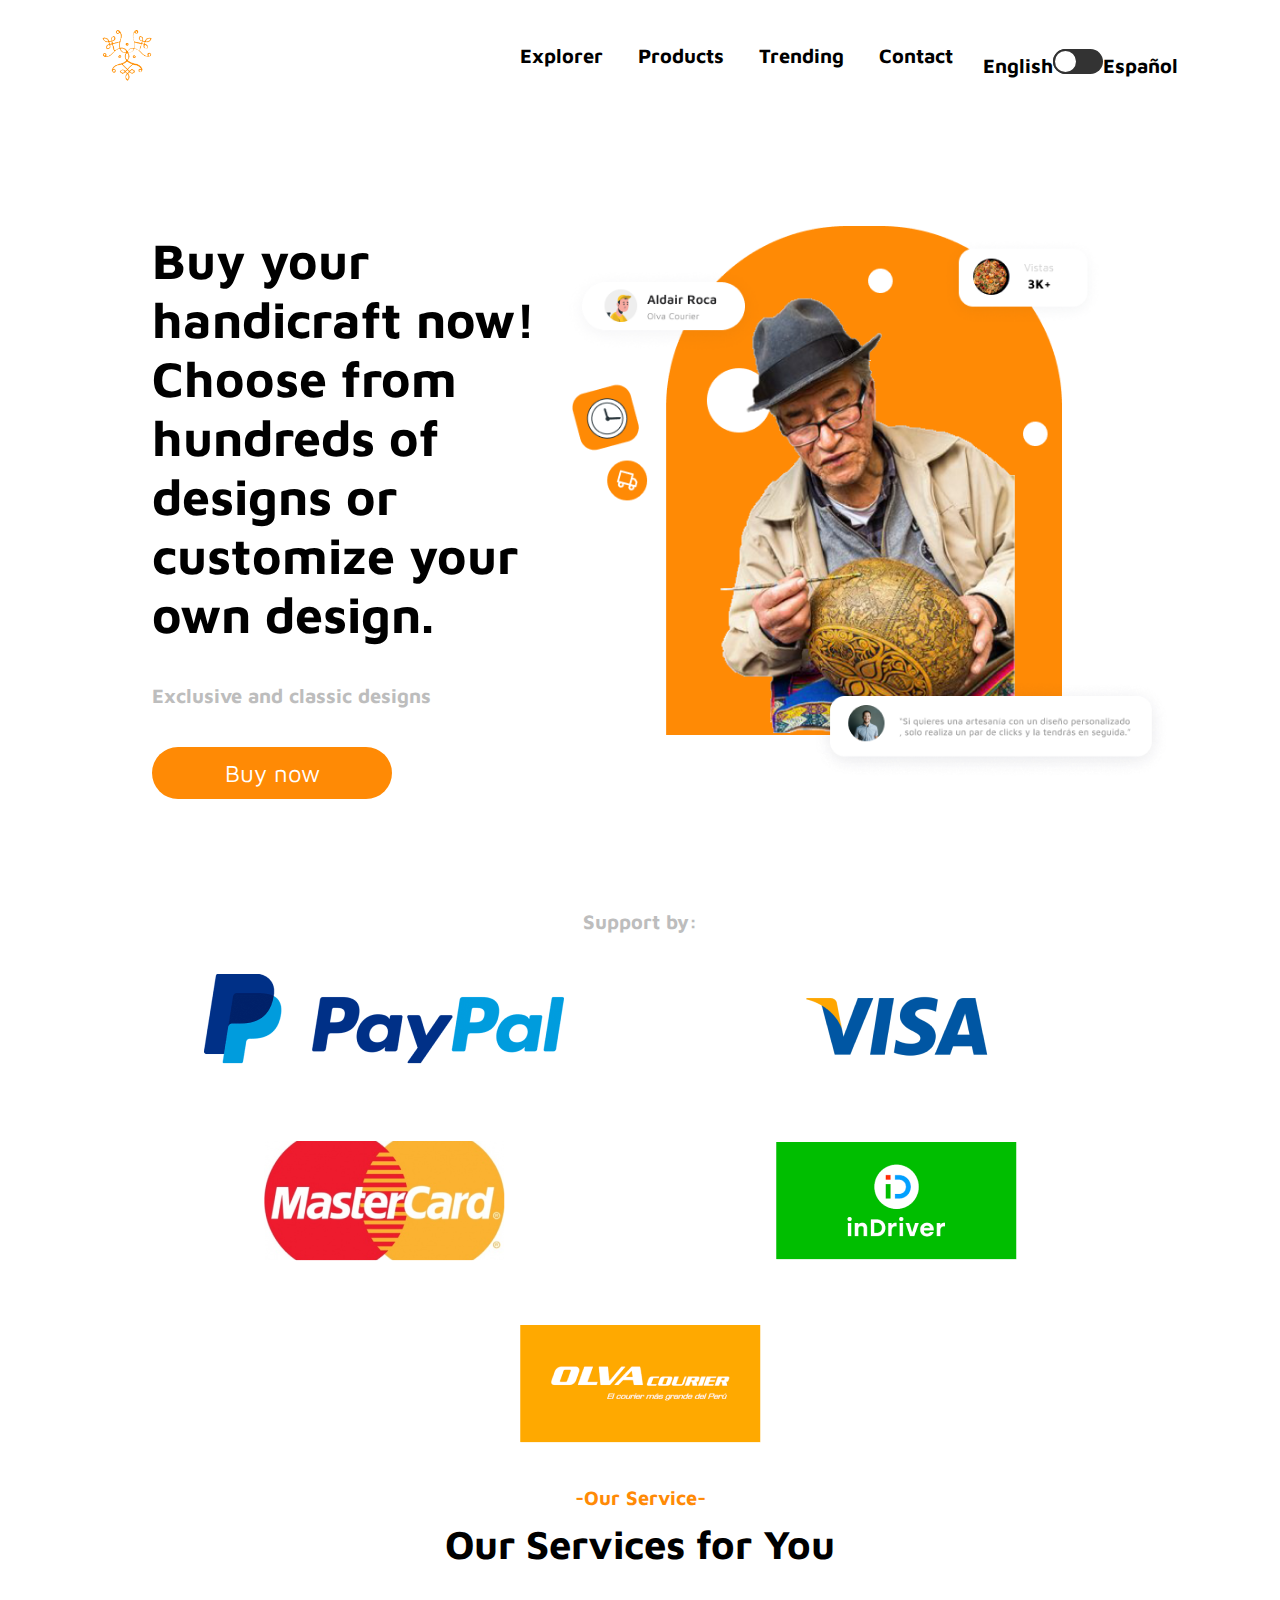
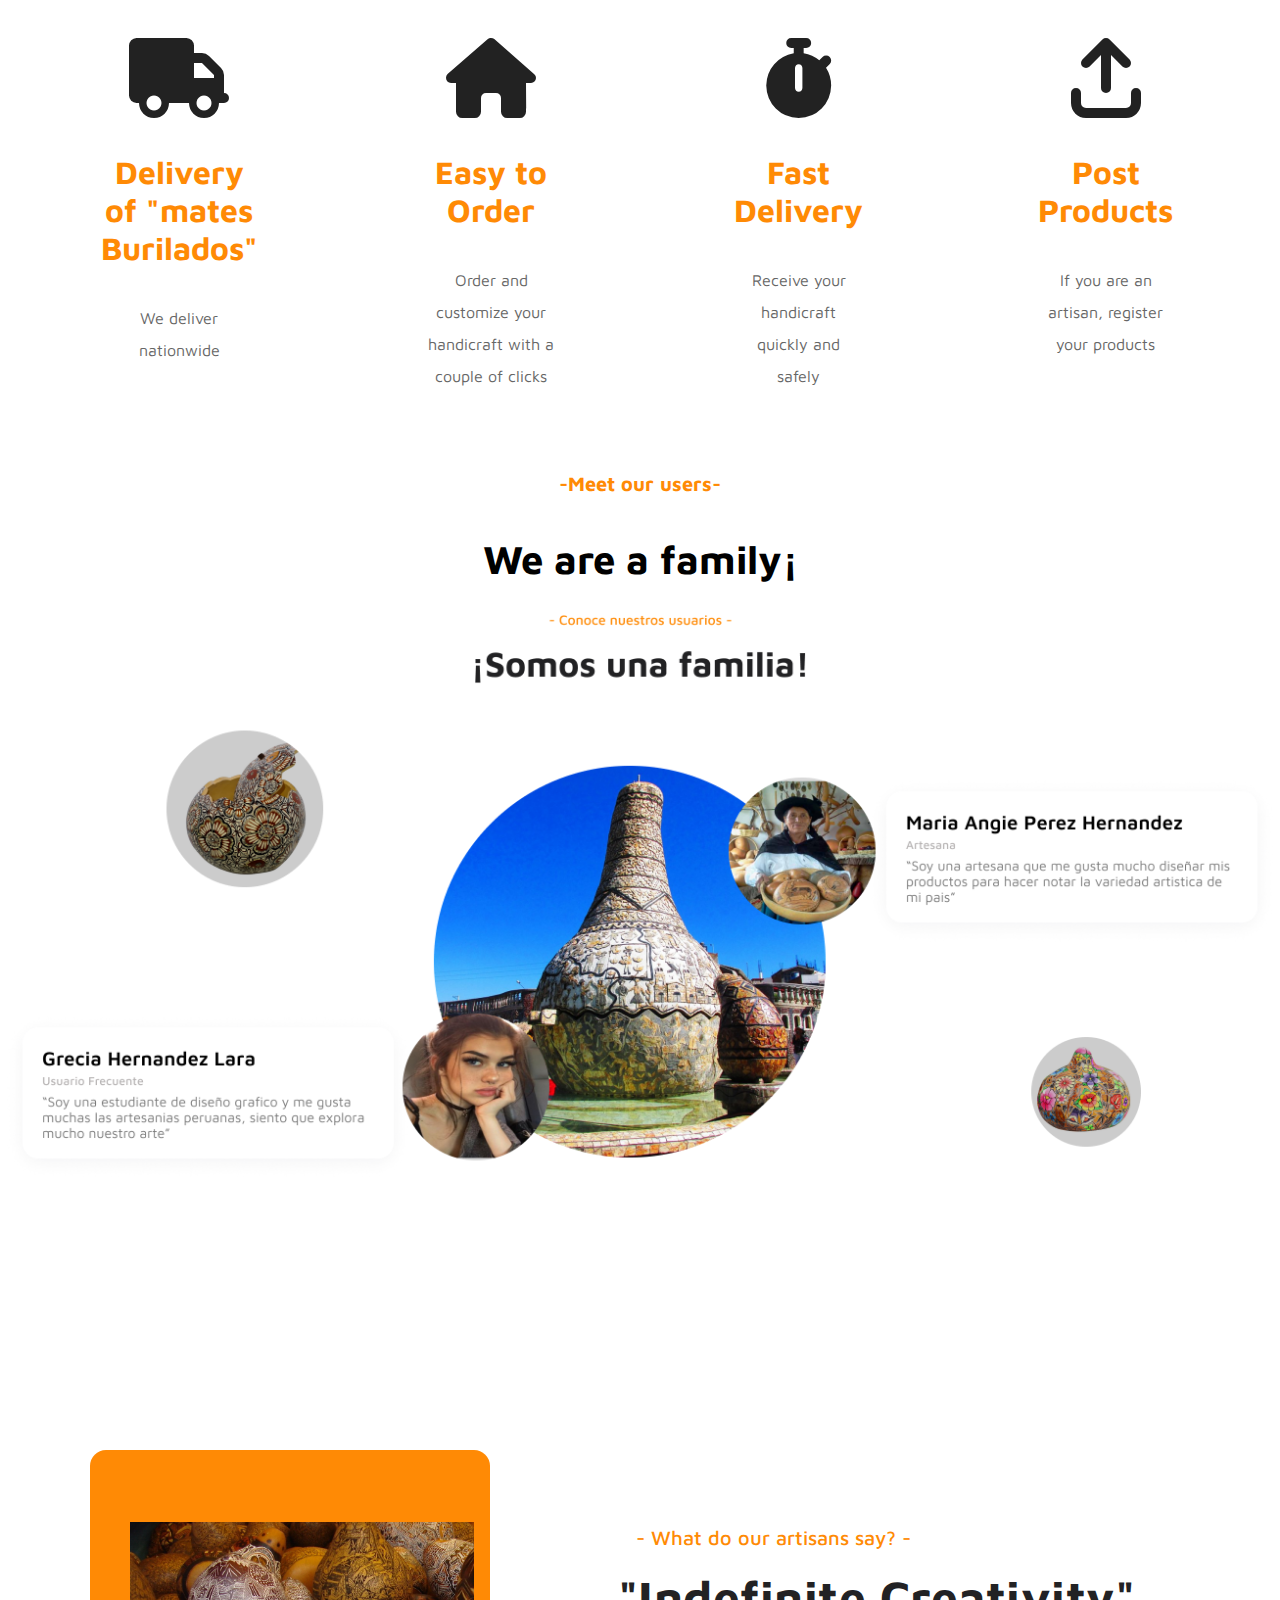
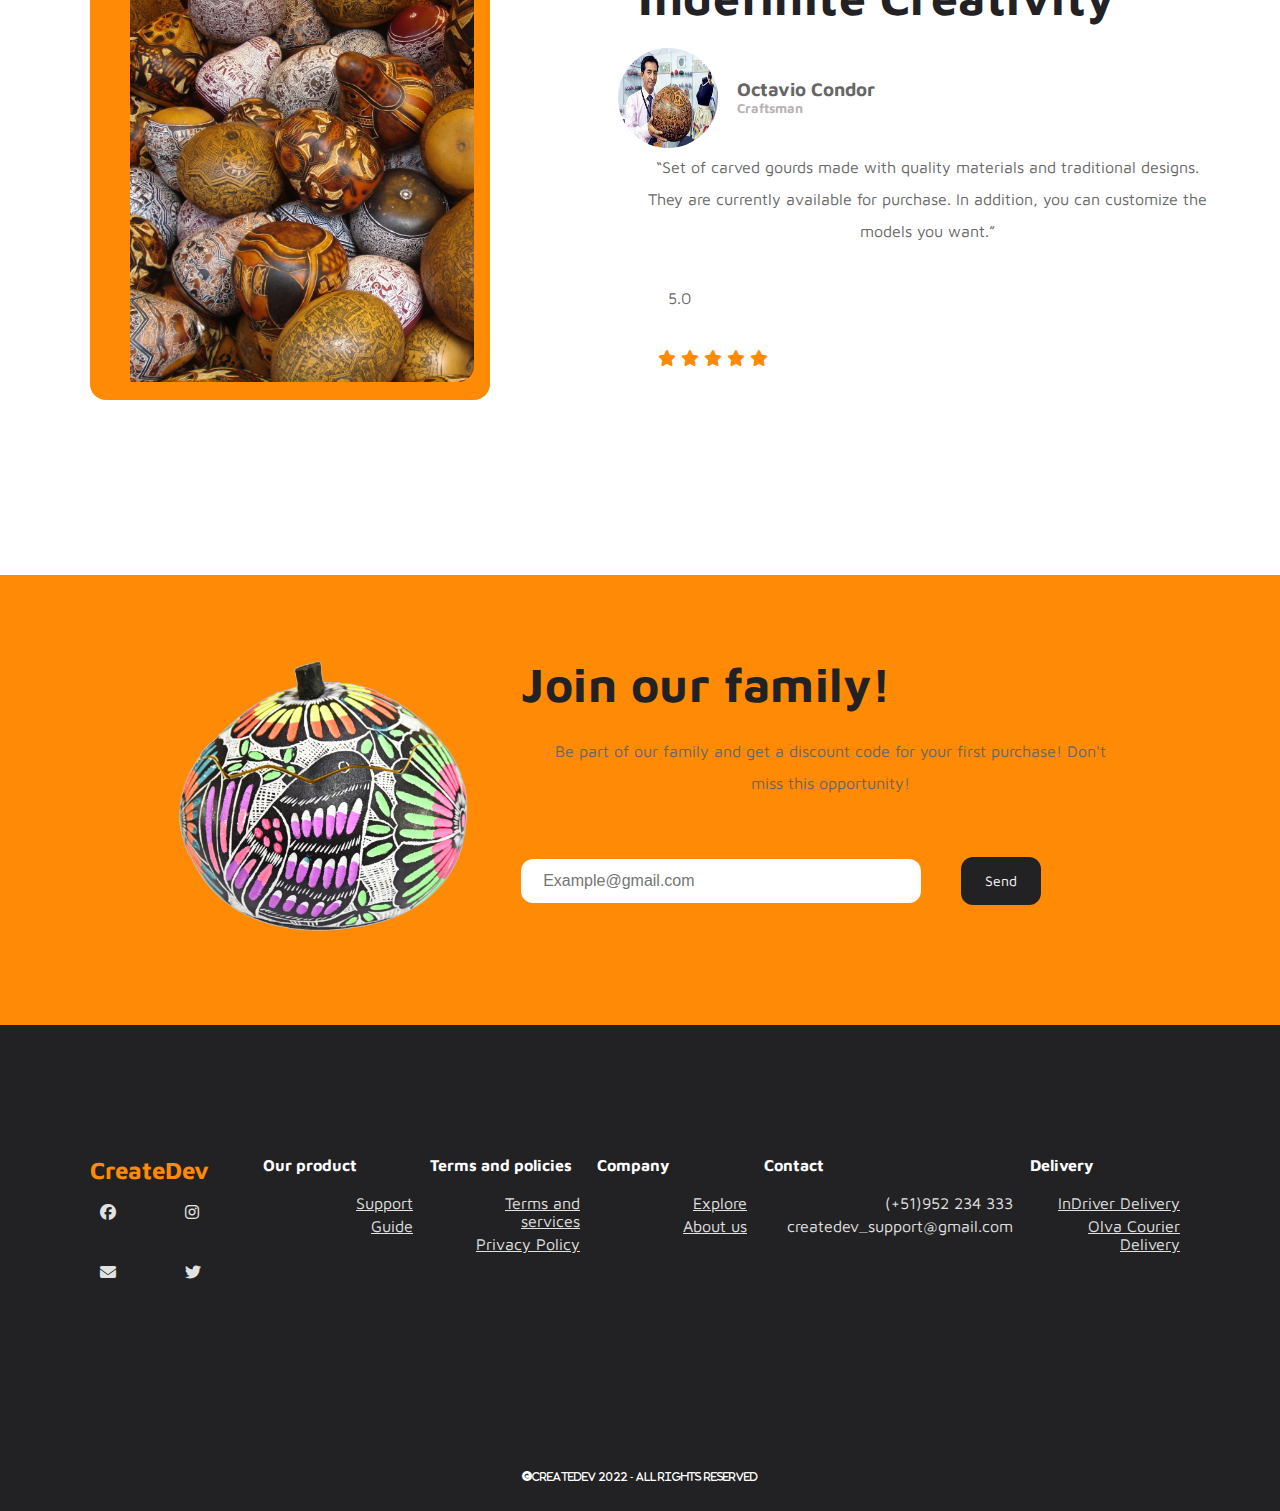
<file: public/index.html>
<!DOCTYPE html>
<html lang="en" xmlns="http://www.w3.org/1999/html" xmlns="http://www.w3.org/1999/html">
<head>
    <meta charset="UTF-8">
    <meta name="viewport" content="width=device-width,initial-scale=1">
    <meta name="description" content="CreateDev official landing page site">
    <meta name="keywords" content="UX,Strategy Difital Transformation,Apps, Consulting, Software...">  <!-- LOS KEYWORD que elegimos tienen que ver el giro del negociod de nuestro startup para que los usuarios nos encuentren con facilidad-->
    <link rel="stylesheet" href="assets/styles/styles.css">  <!--vinculamos nuestra propia biblioteca de estilos-->
    <script type="text/javascript" src="https://code.jquery.com/jquery-1.7.1.min.js"> </script>  <!--  es una biblioteca que utiliza las capacidades de javascript que necesitaré-->
    <title>CreateDev</title>






</head>
<body>

    <div class="container">

        <div class="navbar">
            <img src="assets/images/logo.png" class="logo">
            <nav>
                <ul id="lista_menu">
                    <li><a href="">Explorer</a></li>
                    <li><a href="">Products</a></li>
                    <li><a href="">Trending</a></li>
                    <li><a href="">Contact</a></li>
                </ul>
            </nav>
            <img src="assets/images/menu-icon.png" class="menu-icon" onclick="togglemenu()">

            <span class="en">English</span>
            <input type="checkbox" class="check">
            <span class="es">Español</span>


        </div>

        <div class="row">
            <div class="colm-1">
                <h2>Buy your handicraft now!<br> Choose from hundreds of designs or customize your own design.</h2>
                <p> Exclusive and classic designs</p>
                <button type="button">Buy now</button>

            </div>
            <div class="colm-2">
                <img src="assets/images/artesano_with_mate.png" class="artesano_with_mate">



            </div>
        </div>



    </div>

    <section id="supports" class="supports">
        <h4>Support by:</h4>
        <ul class="grid">
            <li><img src="assets/images/paypal.png"></li>
            <li><img src="assets/images/visa.png"></li>
            <li><img src="assets/images/mastercard.png"></li>
            <li><img src="assets/images/indriver.png"></li>
            <li><img src="assets/images/olva.png"></li>
        </ul>
    </section>


    <section id="services" class="services">
        <h4>-Our Service-</h4>
        <h1>Our Services for You</h1>

        <ul class="grid">
            <li>
                <i class="fa-solid fa-truck"></i>
                <h4>Delivery of "mates Burilados"</h4>
                <p>We deliver nationwide</p>
            </li>

            <li>
                <i class="fa-solid fa-house"></i>
                <h4>Easy to Order</h4>
                <p>Order and customize your handicraft with a couple of clicks</p>
            </li>

            <li>
                <i class="fa-solid fa-stopwatch"></i>
                <h4>Fast Delivery</h4>
                <p>Receive your handicraft quickly and safely</p>
            </li>

            <li>
                <i class="fa-solid fa-arrow-up-from-bracket"></i>
                <h4>Post Products</h4>
                <p>If you are an artisan, register your products</p>
            </li>
        </ul>

    </section>

    <section id="ourcommunity" class="community">
        <h4>-Meet our users-</h4>
        <h1>We are a family¡</h1>
        <ul class="grid">
            <li><img src="assets/images/maria_artesan.png" class="comment_artesan"></li>
            <li><img src="assets/images/grecia_user.png" class="comment_user"></li>
            <li><img src="assets/images/somos_familia.png" class="WR_family"></li>
        </ul>
    </section>

    <section id="Craftsman-Product-Presentation">
        <div class="containerHeader">
            <div class="containMain container-1-1">
                <div class="item rectangle">
                    <img src="assets/images/Mates_tradicionales.jpeg" alt="Image of gouged mates with varied designs">
                </div>
                <div class="item">
                    <h4>- What do our artisans say? -</h4>
                    <h1>"Indefinite Creativity"</h1>
                    <div class="containMain2-2 container-1-1">
                        <div class="item">
                            <img class="circle" src="assets/images/OctavioCondor.jpeg" alt="Image of the craftsman Octavio Condor holding one of his mates">
                        </div>
                        <div class="item">
                            <h3>Octavio Condor</h3>
                            <h5>Craftsman</h5>
                        </div>
                    </div >
                    <div class="p1">
                        <p>“Set of carved gourds made with quality materials and traditional designs. They are currently available for purchase. In addition, you can customize the models you want.”</p>
                    </div>
                    <div class="punctuation">
                        <p>5.0</p>
                        <ul1>
                            <li class="fa-solid fa-star"></li>
                            <li class="fa-solid fa-star"></li>
                            <li class="fa-solid fa-star"></li>
                            <li class="fa-solid fa-star"></li>
                            <li class="fa-solid fa-star"></li>
                        </ul1>
                    </div>
                </div>
            </div>
        </div>
    </section>

    <section id="Call-to-action">
        <div class="containerHeader2">
            <div class="containMain3 container2">
                <div class="item space"><img src="assets/images/Mate_Colorido.png" alt="Embossed matte image with a colorful design">
                </div>
                <div class="item">
                    <h1 class="title1">Join our family!</h1>
                    <p>Be part of our family and get a discount code for your first purchase! Don't miss this opportunity!</p>
                    <div class="containMain2-1">
                        <div class="item searcher">
                            <input type="text" placeholder="Example@gmail.com" required>
                        </div>
                        <div class="containerButton">
                            <button>Send</button>
                        </div>
                    </div>
                </div>
            </div>
        </div>
    </section>

    <section id="Footer">
        <div class="containerHeader3">
            <div class="containerMain4 container5 ColorText">
                <div class="item2">
                    <div class="item3">
                        <h4>CreateDev</h4>
                    </div>
                    <div class="item3">
                        <li class="fa-brands fa-facebook sizeIcon"></li>
                        <li class="fa-brands fa-instagram sizeIcon"></li>
                    </div>
                    <div class="item3">
                        <li class="fa-solid fa-envelope sizeIcon"></li>
                        <li class="fa-brands fa-twitter sizeIcon"></li>
                    </div>
                </div>
                <div class="item2">
                    <h3>Our product</h3>
                    <ul>
                        <li><a href="" target="_blank">Support</a></li>
                        <li><a href="" target="_blank">Guide</a></li>
                    </ul>
                </div>
                <div class="item2">
                    <h3>Terms and policies</h3>
                    <ul>
                        <li><a href="" target="_blank">Terms and services</a></li>
                        <li><a href="" target="_blank">Privacy Policy</a></li>
                    </ul>
                </div>
                <div class="item2">
                    <h3>Company</h3>
                    <ul>
                        <li><a href="" target="_blank">Explore</a></li>
                        <li><a href="" target="_blank">About us</a></li>
                    </ul>
                </div>
                <div class="item2">
                    <h3>Contact</h3>
                    <ul>
                        <li>(+51)952 234 333</li>
                        <li>createdev_support@gmail.com</li>
                    </ul>
                </div>
                <div class="item2">
                    <h3>Delivery</h3>
                    <ul>
                        <li><a href="https://indriver.com/es/delivery/" target="_blank">InDriver Delivery</a></li>
                        <li><a href="https://www.olvacourier.com/" target="_blank">Olva Courier Delivery</a></li>
                    </ul>
                </div>
            </div>
        </div>
        <div class="containerHeader4">
            <p class="fa-solid fa-copyright position">CreateDev 2022 - All Rights Reserved</p>
        </div>
    </section>
    <script src="assets/scripts/main.js"></script>
</body>
</html>

</body>

<script src="assets/scripts/main.js" type="text/javascript">

</script>

</html>
</file>
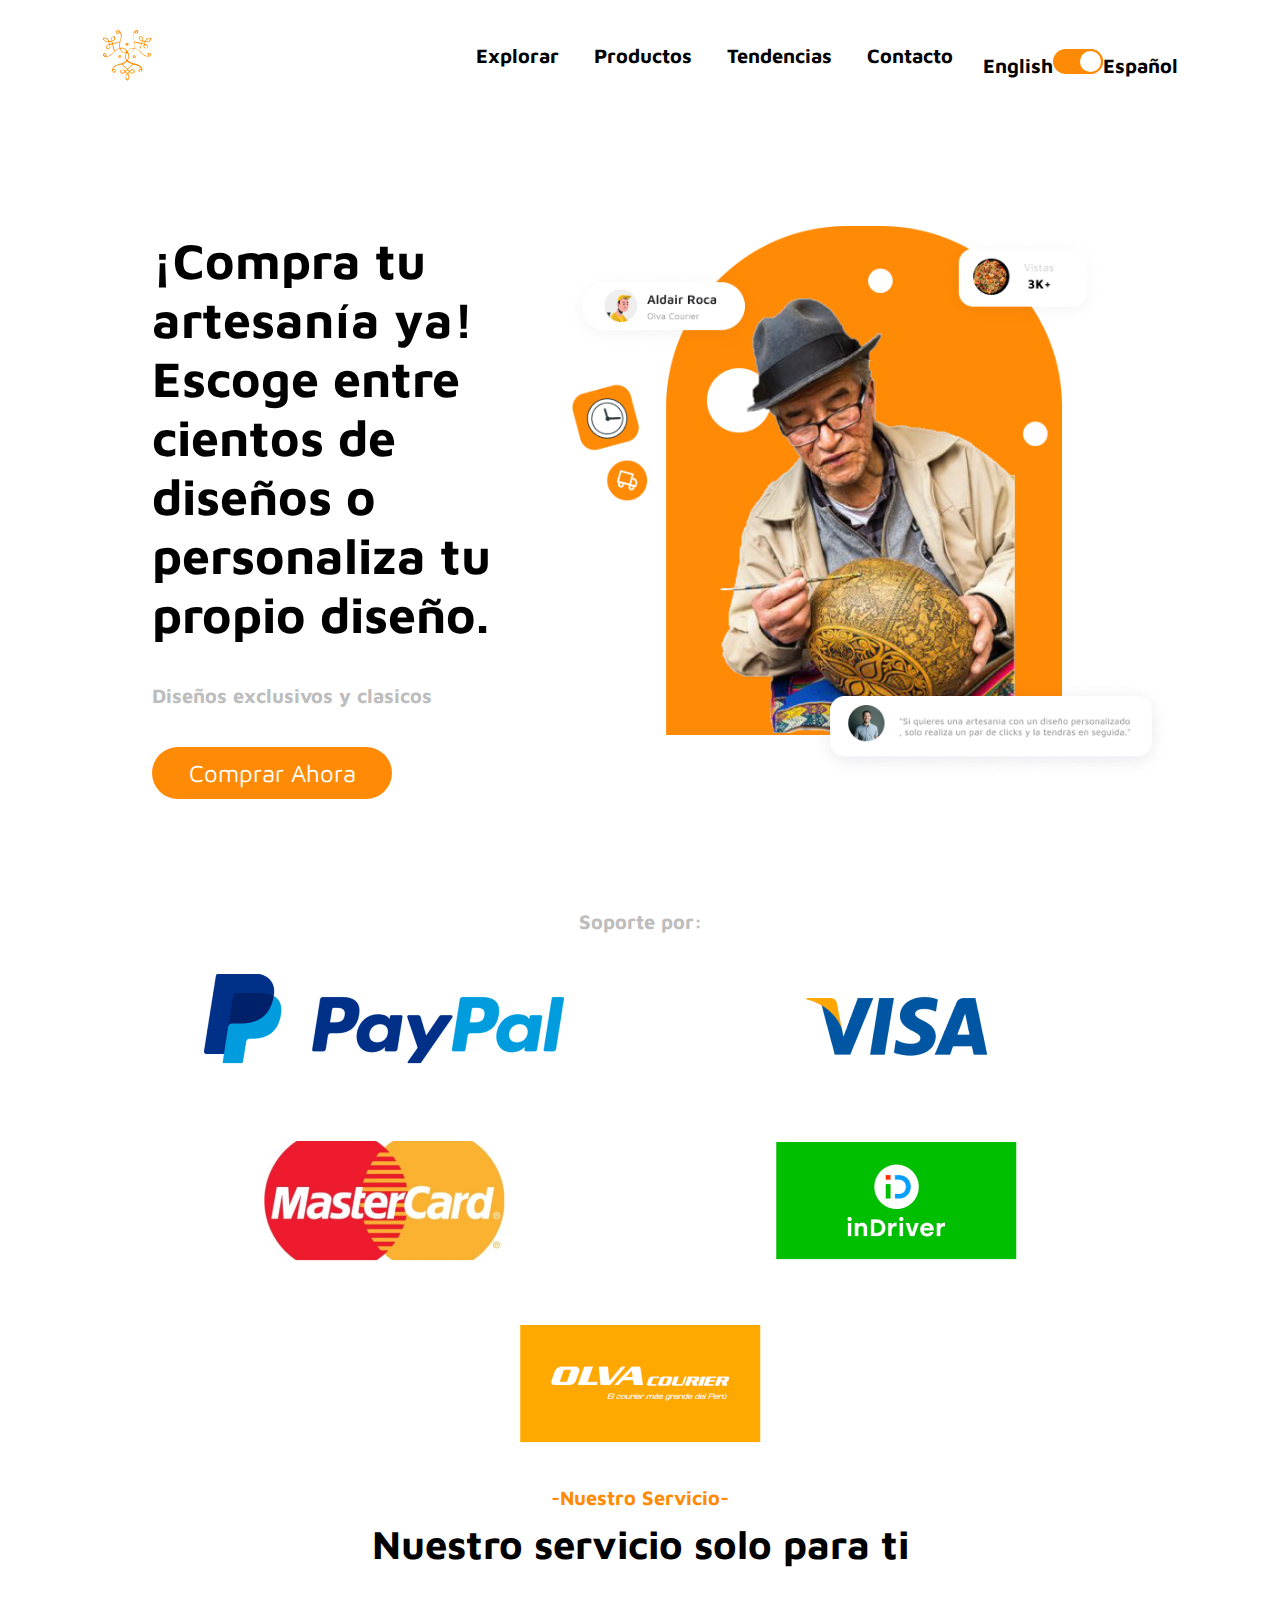
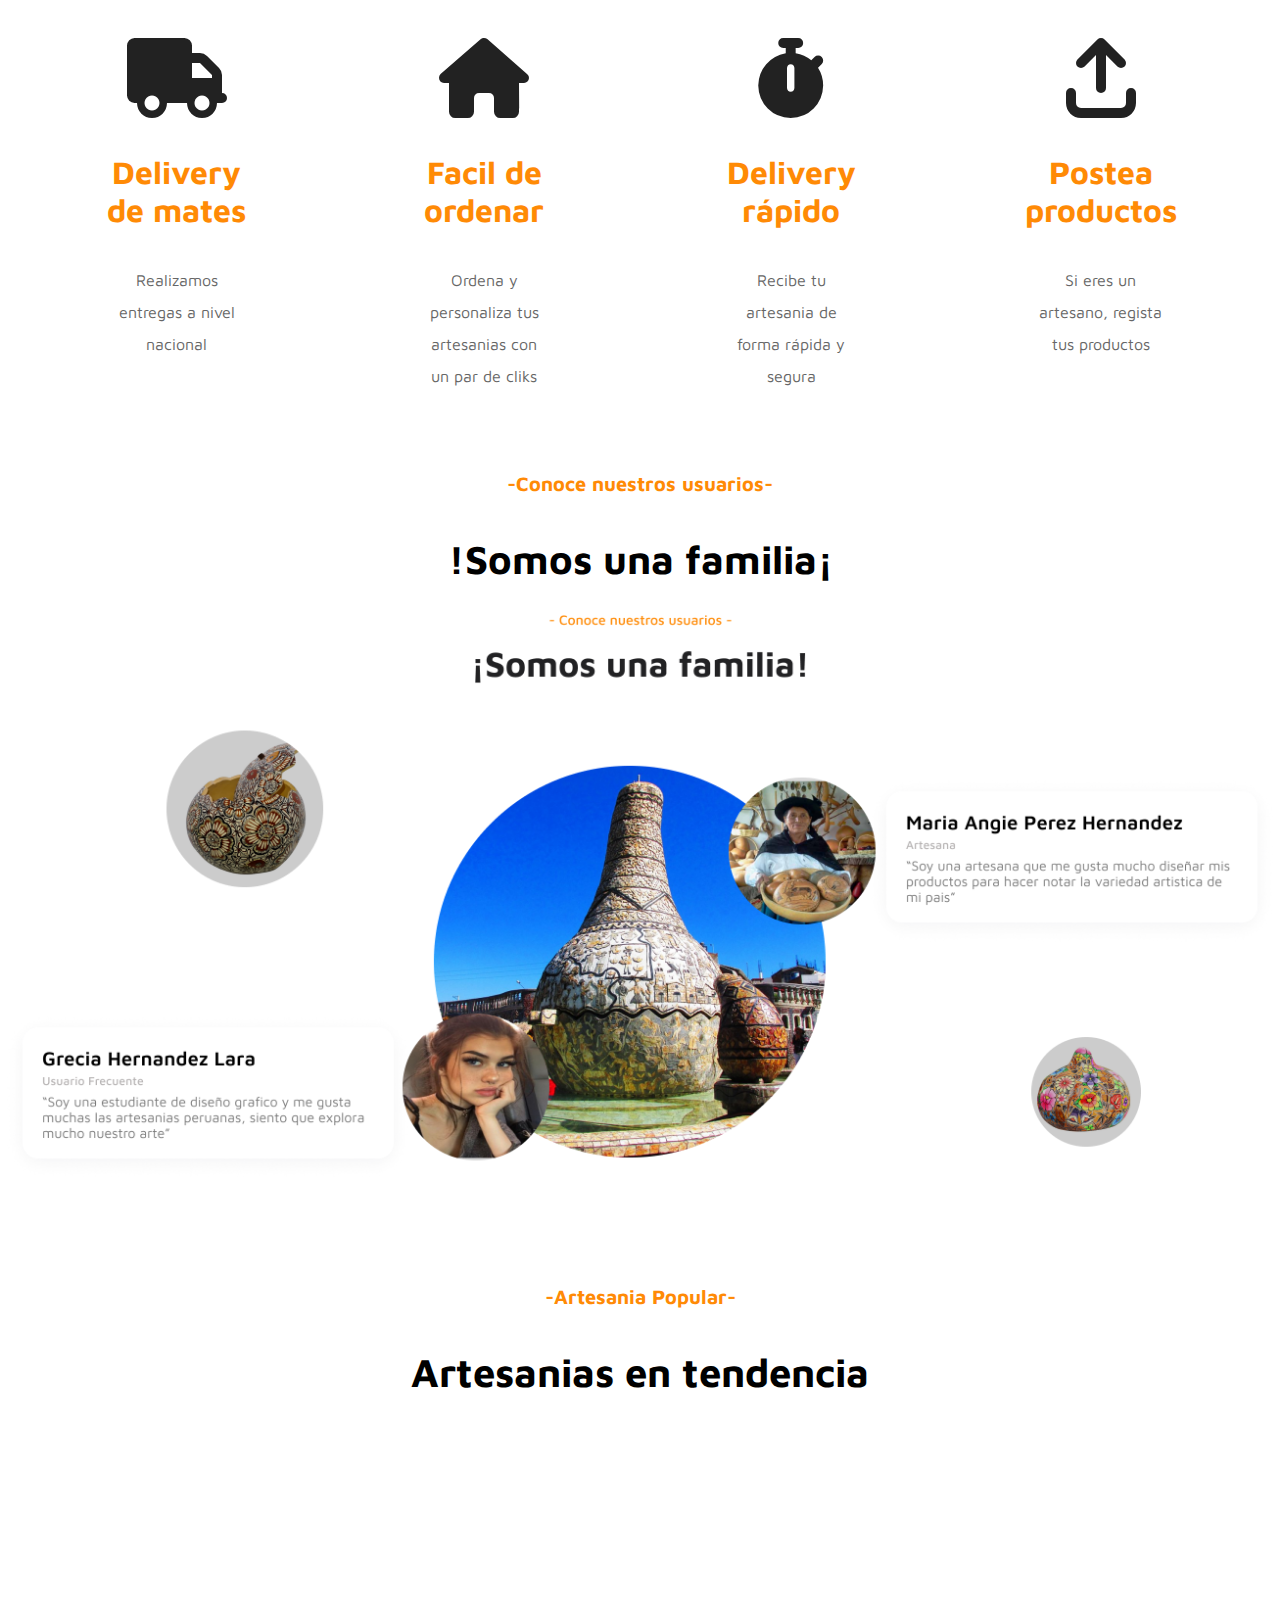
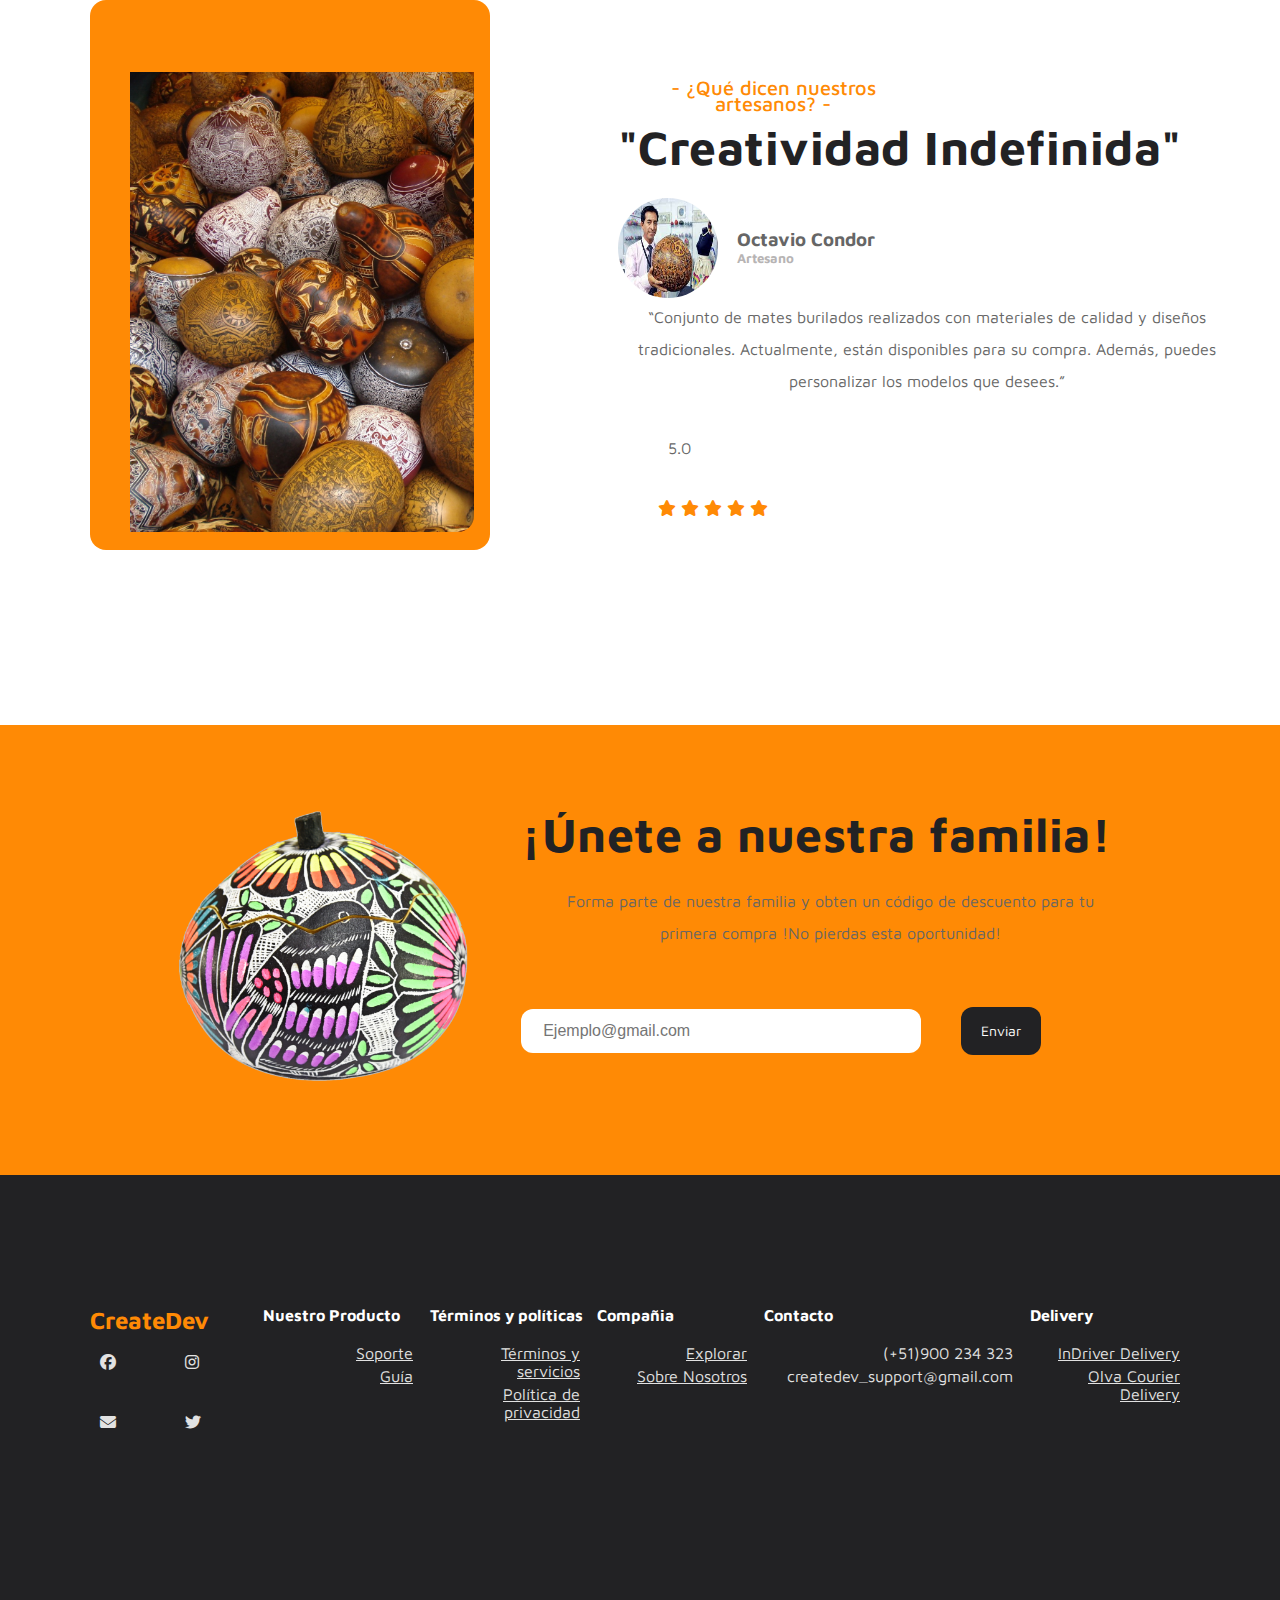
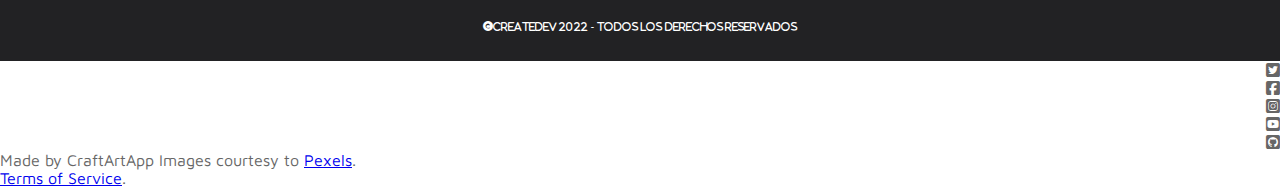
<file: public/index_es.html>
<!DOCTYPE html>
<html lang="es" xmlns="http://www.w3.org/1999/html" xmlns="http://www.w3.org/1999/html">
<head>
  <meta charset="UTF-8">
  <meta name="viewport" content="width=device-width,initial-scale=1">
  <meta name="description" content="CreateDev official landing page site">
  <meta name="keywords" content="UX,Strategy Difital Transformation,Apps, Consulting, Software...">  <!-- LOS KEYWORD que elegimos tienen que ver el giro del negociod de nuestro startup para que los usuarios nos encuentren con facilidad-->
  <link rel="stylesheet" href="assets/styles/styles.css">  <!--vinculamos nuestra propia biblioteca de estilos-->
  <script type="text/javascript" src="https://code.jquery.com/jquery-1.7.1.min.js"> </script>  <!--  es una biblioteca que utiliza las capacidades de javascript que necesitaré-->
  <title>CreateDev</title>



</head>
<body>

<div class="container">
  <div class="navbar">
    <img src="assets/images/logo.png" class="logo">
    <nav>
      <ul id="lista_menu">
        <li><a href="">Explorar</a></li>
        <li><a href="">Productos</a></li>
        <li><a href="">Tendencias</a></li>
        <li><a href="">Contacto</a></li>
      </ul>
    </nav>
    <img src="assets/images/menu-icon.png" class="menu-icon" onclick="togglemenu()">
    <span class="en">English</span>
    <input type="checkbox" class="check" checked>
    <span class="es">Español</span>
  </div>

  <div class="row">
    <div class="colm-1">
      <h2>¡Compra tu artesanía ya!<br> Escoge entre cientos de diseños o personaliza tu propio diseño.</h2>
      <p> Diseños exclusivos y clasicos</p>
      <button type="button">Comprar Ahora</button>

    </div>
    <div class="colm-2">
      <img src="assets/images/artesano_with_mate.png" class="artesano_with_mate">
    </div>
  </div>

</div>



<section id="supports" class="supports">
  <h4>Soporte por:</h4>
  <ul class="grid">
    <li><img src="assets/images/paypal.png"></li>
    <li><img src="assets/images/visa.png"></li>
    <li><img src="assets/images/mastercard.png"></li>
    <li><img src="assets/images/indriver.png"></li>
    <li><img src="assets/images/olva.png"></li>
  </ul>
</section>



<section id="services" class="services">
  <h4>-Nuestro Servicio-</h4>
  <h1>Nuestro servicio solo para ti</h1>

  <ul class="grid">
    <li>
      <i class="fa-solid fa-truck"></i>
      <h4>Delivery de mates</h4>
      <p>Realizamos entregas a nivel nacional</p>
    </li>

    <li>
      <i class="fa-solid fa-house"></i>
      <h4>Facil de ordenar</h4>
      <p>Ordena y personaliza tus artesanias con un par de cliks</p>
    </li>

    <li>
      <i class="fa-solid fa-stopwatch"></i>
      <h4>Delivery rápido</h4>
      <p>Recibe tu artesania de forma rápida y segura</p>
    </li>

    <li>
      <i class="fa-solid fa-arrow-up-from-bracket"></i>
      <h4>Postea productos</h4>
      <p>Si eres un artesano, regista tus productos</p>
    </li>
  </ul>

</section>

<section id="ourcommunity" class="community">
  <h4>-Conoce nuestros usuarios-</h4>
  <h1>!Somos una familia¡</h1>
  <ul class="grid">
    <li><img src="assets/images/maria_artesan.png" class="comment_artesan"></li>
    <li><img src="assets/images/grecia_user.png" class="comment_user"></li>
    <li><img src="assets/images/somos_familia.png" class="WR_family"></li>
  </ul>
</section>

<section id="trending_products" class="trending_products">
  <h4>-Artesania Popular-</h4>
  <h1>Artesanias en tendencia</h1>
</section>

<section id="Craftsman-Product-Presentation">
  <div class="containerHeader">
    <div class="containMain container-1-1">
      <div class="item rectangle">
        <img src="assets/images/Mates_tradicionales.jpeg" alt="Imagen de mates burilados con diseños variados">
      </div>
      <div class="item">
        <h4>- ¿Qué dicen nuestros artesanos? -</h4>
        <h1>"Creatividad Indefinida"</h1>
        <div class="containMain2-2 container-1-1">
          <div class="item">
            <img class="circle" src="assets/images/OctavioCondor.jpeg" alt="Imagen del artesano Octavio Condor sujetando uno de sus mates">
          </div>
          <div class="item">
            <h3>Octavio Condor</h3>
            <h5>Artesano</h5>
          </div>
        </div >
        <p>“Conjunto de mates burilados realizados con materiales de calidad y diseños tradicionales. Actualmente, están disponibles para su compra. Además, puedes personalizar los modelos que desees.”</p>
        <div class="punctuation">
          <p>5.0</p>
          <ul1>
            <li class="fa-solid fa-star"></li>
            <li class="fa-solid fa-star"></li>
            <li class="fa-solid fa-star"></li>
            <li class="fa-solid fa-star"></li>
            <li class="fa-solid fa-star"></li>
          </ul1>
        </div>
      </div>
    </div>
  </div>
</section>

<section id="Call-to-action">
  <div class="containerHeader2">
    <div class="containMain3 container2">
      <div class="item space"><img src="assets/images/Mate_Colorido.png" alt="Imagen de mate burilado con un diseño colorido">
      </div>
      <div class="item">
        <h1 class="title1">¡Únete a nuestra familia!</h1>
        <p>Forma parte de nuestra familia y obten un código de descuento para tu primera compra !No pierdas esta oportunidad!</p>
        <div class="containMain2-1">
          <div class="item searcher">
            <input type="text" placeholder="Ejemplo@gmail.com" required>
          </div>
          <div class="containerButton">
            <button>Enviar</button>
          </div>
        </div>
      </div>
    </div>
  </div>
</section>

<section id="Footer">
  <div class="containerHeader3">
    <div class="containerMain4 container5 ColorText">
      <div class="item2">
        <div class="item3">
          <h4>CreateDev</h4>
        </div>
        <div class="item3">
          <li class="fa-brands fa-facebook sizeIcon"></li>
          <li class="fa-brands fa-instagram sizeIcon"></li>
        </div>
        <div class="item3">
          <li class="fa-solid fa-envelope sizeIcon"></li>
          <li class="fa-brands fa-twitter sizeIcon"></li>
        </div>
      </div>
      <div class="item2">
        <h3>Nuestro Producto</h3>
        <ul>
          <li><a href="" target="_blank">Soporte</a></li>
          <li><a href="" target="_blank">Guía</a></li>
        </ul>
      </div>
      <div class="item2">
        <h3>Términos y políticas</h3>
        <ul>
          <li><a href="" target="_blank">Términos y servicios</a></li>
          <li><a href="" target="_blank">Política de privacidad</a></li>
        </ul>
      </div>
      <div class="item2">
        <h3>Compañia</h3>
        <ul>
          <li><a href="" target="_blank">Explorar</a></li>
          <li><a href="" target="_blank">Sobre Nosotros</a></li>
        </ul>
      </div>
      <div class="item2">
        <h3>Contacto</h3>
        <ul>
          <li>(+51)900 234 323</li>
          <li>createdev_support@gmail.com</li>
        </ul>
      </div>
      <div class="item2">
        <h3>Delivery</h3>
        <ul>
          <li><a href="https://indriver.com/es/delivery/" target="_blank">InDriver Delivery</a></li>
          <li><a href="https://www.olvacourier.com/" target="_blank">Olva Courier Delivery</a></li>
        </ul>
      </div>
    </div>
  </div>
  <div class="containerHeader4">
    <p class="fa-solid fa-copyright position">CreateDev 2022 - Todos los derechos reservados</p>
  </div>
</section>
<script src="assets/scripts/main.js"></script>
</body>
</html>


<div id="footer-placeholder"></div>
<script src="assets/scripts/main.js">
</script>

</body>
</html>
</file>
<file: public/assets/styles/styles.css>
/* Common Fonts Import */
@import url('https://fonts.googleapis.com/css2?family=Maven+Pro&display=swap');
@import url('https://cdnjs.cloudflare.com/ajax/libs/font-awesome/6.1.1/css/all.min.css');


/* General Common Styles */

* {
    margin: 0;
    padding: 0;
    box-sizing: border-box;
}

html{
    font: normal 16px sans-serif;
    font-family: "Maven Pro";
    color: #666;
    scroll-behavior: smooth !important;
}

/*Utilities*/
img{
    max-width: 100%;
}

.check {
    position: relative;
    width: 50px;
}

.check:before {
    content: '';
    position: absolute;
    width: 50px;
    height: 25px;
    background:#333;
    border-radius: 25px;
}

.check:after {
    content: '';
    position: absolute;
    width: 25px;
    height: 25px;
    background: #fff;
    border-radius: 25px;
    transition: 0.25s;
    border: 2px solid #333;
    box-sizing: border-box;
}

.check:checked:after {
    left: 25px;
    border: 2px solid #FF8A05;
}

.check:checked:before {
    background: #FF8A05;
}



/**/

nav,ul{
    flex: 1;
    list-style: none;
    text-align: right;
}

nav ul li{

    display: inline-block;
    margin-right: 30px;
}

nav ul li a{
    text-decoration: none;
    color: #000;
    font: bold 20px 'Maven Pro', san-serif;
}


nav ul li a:hover{
    color: #FF8A05;
}

.navbar span{
    font: bold 20px 'Maven Pro', san-serif;
    color: black;
    margin-top: 20px;
}



.row{
    display: flex;
    justify-content: space-between;
    align-items: center;
    margin: 100px 0;
}

.colm-1{
    flex-basis: 40%;
    position: relative;
    margin-left: 50px;
}

.colm-1 h2{
    font: bold 50px 'Maven Pro', san-serif;
    margin: 20px 0 10px;
    color: black;
}
.colm-1 p{
    font: bold 20px 'Maven Pro', san-serif;
    color: #BDBDBD;
    margin: 40px 0;
}

button{
    width: 240px;
    border: 0;
    padding: 12px 10px;
    outline: none;
    color: white;
    background-color: #FF8A05;
    border-radius: 30px;
    cursor: pointer;
    font: semi-condensed 24px 'Maven Pro', san-serif;
}

.colm-2{

}
.colm-2 .artesano_with_mate{
    width: 100%;
}



/**/



hr {
    width: 150px;
    height: 2px;
    background-color: #2196f3;
    border: 0;
    margin-bottom: 80px;
}

section h3.title{
    color: #414a4f;
    text-transform: capitalize;
    font: bold 32px 'Maven Pro', san-serif;
    margin-bottom: 35px;
    text-align: center;
}


section p{
    max-width: 800px;
    text-align: center;
    margin-bottom: 35px;
    padding: 0 20px;
    line-height: 2;
}

ul.grid{
    width: 100%;
    display: flex;
    flex-wrap: wrap;
    justify-content: center;
}

.container{
    width: 100%;
    min-height: 100vh;
    padding-left: 8%;
    padding-right: 8%;
    box-sizing: border-box;
    overflow: hidden;
}
.navbar{
    width: 100%;
    display: flex;
    align-items: center;
}
.logo{
    width: 50px;
    cursor: pointer;
    margin: 30px 0;
}

.menu-icon{
    width: 25px;
    cursor: pointer;
    display: none;
}


/* Support Section*/


.supports{
    background-color: #ffffff;

}

.supports .grid li{
    flex-basis: 20%;
    text-align: center;
    padding: 30px;
    text-align: center;
}

.supports h4{
    font-size: 20px;
    color: #BDBDBD;
    padding: 10px;
    text-align: center;
}

@media (max-width: 1349px){
    .supports .grid li{
        flex-basis: 40%;
        padding: 30px;
    }
    .supports .grid li:last-child{
        margin-bottom: 0;
    }
}

@media (max-width: 600px){
    .supports .grid li{
        flex-basis: 60%;
    }
}


/* Services section */
.services{
    background-color: #ffffff;

}

.services .grid li{
    flex-basis: 24%;
    text-align: center;
    padding: 70px;

}

.services .grid li i{
    font-size: 80px;
    color: #222222;
    margin-bottom: 25px;
}

.services .grid li h4{
    color: #FF8A05;
    font: bold 32px 'Maven Pro';
    margin-bottom: 25px;
}

.services .grid li p{
    margin: 0;
}


.services h4{
    font-size: 20px;
    color: #FF8A05;
    padding: 10px;
    text-align: center;
}

.services h1{
    font-size: 40px;
    color: black;
    padding: 1px;
    text-align: center;
}

@media (max-width: 1000px){
    .services .grid li{
        flex-basis: 70%;
        margin-bottom: 65px;
    }
    .services .grid li:last-child{
        margin-bottom: 0;
    }
}

@media (max-width: 600px){
    .services .grid li{
        flex-basis: 100%;
    }
}





/* OurCommunity Section */

.WR_family{
    display: block;
}

.comment_artesan{
    display: none;
}
.comment_user{
    display: none;
}

.community h4{
    font-size: 20px;
    color: #FF8A05;
    padding: 10px;
    text-align: center;
}

.community h1{
    font-size: 40px;
    color: black;
    padding: 30px;
    text-align: center;
}



/* media */
@media only screen and (max-width:700px){
    nav ul{
        width: 100%;
        background: #FF8A05;
        position: absolute;
        top: 75px;
        right: 0;
        z-index: 2;
    }

    nav ul li{
        display: block;
        margin-top: 10px;
        margin-bottom: 10px;
    }
    nav ul li a{
        color: white;
    }
    .menu-icon{
        display: block;
    }
    .WR_family{
        display: none;
    }

    .comment_artesan{
        display: block;
    }
    .comment_user{
        display: block;
    }

    #lista_menu{
        overflow: hidden;
        transition: 0.5s;
    }

    .row{
        flex-direction: column-reverse;
        margin: 50px 0;
    }
    .colm-2{
        flex-basis: 100%;
        margin-bottom: 50px;
    }
    .colm-2 .artesano_with_mate{
        width: 100%;
    }

    .colm-1{
        flex-basis: 100%;
    }
    .colm-1 h2{
        font-size: 35px;
    }

    .colm-1 p{
        font-size: 35px;
    }

}

/*Trending Products*/

.trending_products h4{
    font-size: 20px;
    color: #FF8A05;
    padding: 10px;
    text-align: center;
}

.trending_products h1{
    font-size: 40px;
    color: black;
    padding: 30px;
    text-align: center;
}

/* Craftsman Product Presentation Style */
.rectangle img {
    max-width: 96%;
    padding-top: 18%;
    padding-left: 10%;
    border-radius: 16px;
}

.rectangle {
    width: 400px;
    height: 550px;
    left: 198px;
    top: 3421px;
    background: #FF8A05;
    border-radius: 16px;
}

.circle {
    width: 100px;
    height: 100px;
    border-radius: 100%;
}

.container-1-1 {
    max-width: 1100px;
    margin: 0 auto;
    width: 95%;
}

.container-1 {
    max-width: 1100px;
    margin: 0 auto;
    width: 95%;
}

.containMain2-2 {
    display: grid;
    grid-template-columns: repeat(2,1fr);
    width: 100%;
    align-content: center;
}

.containerHeader {
    height: 100vh;
    background-color: #FFFFFF;
    display: flex;
    justify-content: center;
    align-items: center;
}

.containMain {
    display: grid;
    grid-template-columns: repeat(2,1fr);
    width: 100%;
    gap: 8rem;
}

.item h4 {
    margin-top: 80px;
    width: 310px;
    height: 16px;
    left: 731px;
    top: 3500px;
    font-style: normal;
    font-weight: 500;
    font-size: 20px;
    line-height: 16px;
    text-align: center;
    color: #FF8A05;
}

.item h3 {
    margin-top: 30px;
    margin-left: -190px;
}

.item h5 {
    margin-left: -190px;
    color: #B7B4B4
}

.item h1 {
    margin-top: 20px;
    margin-bottom: 20px;
    width: 618px;
    height: 62px;
    left: 760px;
    top: 3553px;
    font-style: normal;
    font-weight: 700;
    font-size: 48px;
    line-height: 130%;
    letter-spacing: 0.01em;
    color: #222224;
}

.punctuation ul1 {
    color: #FF8A05;
    margin-left: 40px;
}

.punctuation p {
    margin-right: 80%;
}

.punctuation {
    padding-bottom: 20px;
}

/*Call to action style*/
.containMain2-1 {
    display: grid;
    grid-template-columns: repeat(2,1fr);
    width: 100%;
    align-content: center;
}

.containMain3 {
    display: grid;
    grid-template-columns: repeat(2,1fr);
    width: auto;
}

.containerHeader2 {
    width: 100%;
    height: 50vh;
    display: flex;
    background-color: #FF8A05;
    justify-content: center;
    align-items: center;
}

.container2 {
    max-width: 1100px;
    margin: 0 auto;
    width: 78%;
}

.searcher {
    padding: 25px 0px;
}

.searcher input{
    width: 400px;
    height: 40px;
    padding: 20px 20px;
    font-size: 16px;
    border-radius: 12px;
    border-color: transparent;
}

.containerButton {
    padding: 20px 40px;
    display: inherit;
    align-items: center;

}

.containerButton button {
    cursor: pointer;
    width: 5rem;
    height: 3rem;
    font-style: normal;
    letter-spacing: 0.01em;
    background-color: #222224;
    font-size: 14px;
    font-family: "Maven Pro";
    border-radius: 12px;
    border-color: transparent;
    color: white;
}

.title1 {
    margin-top: 80px;
}

.space img {
    width: 400px;
    align-content: center;
    justify-content: center;
}

/*Footer Style*/
.containerHeader3 {
    height: 50vh;
    display: flex;
    background-color: #222224;
    justify-content: center;
    align-items: center;
}
.containerMain4 {
    display: grid;
    grid-template-columns: repeat(6,1fr);
    width: auto;
}

.container3 {
    color: white;
    max-width: 1100px;
    margin-left: 400px;
    width: 90%;
    font-size: 10px;
}

.container5 {
    max-width: 1100px;
    margin-bottom: 90px;
    width: 95%;
}

.ColorText h3 {
    width: 160px;
    color: white;
    font-size: 16px;
    margin-left: 7px;
}

.ColorText h4 {
    color: #FF8A05;
    font-size: 24px;
    pading: 10px 10px;
}

.ColorText li {
    margin-top: 5px;
    padding: 0px 10px;
    color: #E2E2E2;
}

.TextDetail {
    width: 300px;
}

.sizeIcon {
    margin-right: 60px;
    width: 15px;
    height: 40px;
}

.position {
    font-size: 10px;
    color: white;
}

.containerHeader4 {
    height: 4vh;
    display: flex;
    background-color: #222224;
    justify-content: center;
    align-items: center;
}

.ColorText h1 {
    color: white;
}

.ColorText p {
    color: white;
}

.item2 {
    padding-top: 50px;
}

.item2 li:first-child {
    margin-top: 20px;
}

.item2 ul {
    padding-left: 20px;
}

.item2 ul li a{
    color: #E2E2E2;
}

/*Call to action responsive*/
@media screen and (max-width: 1150px) {
    .containerHeader {
        margin-top: 20px;
        height: auto;
        background-color: #FFFFFF;
        display: flex;
        justify-content: center;
        align-items: center;
    }

    .containMain {
        display: grid;
        grid-template-columns: repeat(1, 1fr);
        width: 100%;
    }

    .rectangle img {
        max-width: 95%;
        padding-top: 10%;
        padding-left: 16%;
        border-radius: 16px;
    }

    .rectangle {
        width: 450px;
        height: 550px;
        background: #FF8A05;
        border-radius: 16px;
    }

    .item h4 {
        padding-bottom: 40px;
        width: auto;
        margin-top: -50px;
    }

    .container-1-1 {
        max-width: 1100px;
        margin: 0 auto;
        width: 95%;
    }

    .containMain2-2 h3 {
        margin-left: -30%;
        margin-top: 40px;
    }

    .containMain2-2 h5 {
        margin-left: -30%;
    }

    .circle {
        margin-top: 20px;
        width: 100px;
        height: 100px;
        border-radius: 100%;
        margin-left: 20%;
    }

    .p1 p {
        margin-top: 20px;
        width: 75%;
        text-align: center;
        justify-content: center;
    }

    .containMain p {
        padding: 0% 3%;
        justify-content: center;
        align-content: center;
    }

    .punctuation ul1 {
        margin-left: -1%;
    }
}

/*Call-To-Action Responsive*/
@media screen and (max-width:1140px) {
    .containerHeader2 {
        height: auto;
        display: flex;
        background-color: #FF8A05;
        justify-content: center;
        align-items: center;
    }

    .containMain3 {
        display: grid;
        grid-template-columns: repeat(1,1fr);
        width: auto;
        align-items: center;
        justify-content: center;
        justify-items: center;
    }

    .containMain2 {
        display: grid;
        grid-template-columns: repeat(2,1fr);
        width: 100%;
        height: 100%;
        align-content: center;
    }

    .containMain2-3 {
        display: grid;
        grid-template-columns: repeat(2,1fr);
        width: 100%;
        height: 100%;
        align-content: center;
    }

    .containMain2-1 {
        display: grid;
        grid-template-columns: repeat(2,1fr);
        width: 100%;
        height: 100%;
        align-content: center;
    }

    .space img {
        width: 400px;
        align-content: center;
        justify-content: center;
    }

    .item h1{
        width: 100%;
        height: auto;
        text-align: center;
        justify-content: center;
        margin-top: -20px;
    }

    .item p {
        width: auto;
        height: auto;
        text-align: center;
        justify-content: center;
        margin-top: 20px;
    }

    .searcher {
        padding-left: 40%;
    }

    .searcher input{
        width: 135%;
        height: 40px;
        font-size: 16px;
        border-radius: 12px;
        border-color: transparent;
    }

    .containerButton {
        padding-left: 25%;
    }

    .containMain2-3 {
        display: grid;
        grid-template-columns: repeat(2, 1fr);
        width: 100%;
        height: auto;
        align-items: center;
    }

    .punctuation ul1 {
        color: #FF8A05;
        padding-left: 7%;
    }

    .punctuation {
        padding-bottom: 20px;
    }

    .punctuation p {
        padding-left: 3%;
    }
}

/*Footer Responsive*/
@media screen and (max-width:1180px) {
    .containerHeader3 {
        height: auto;
        display: flex;
        background-color: #222224;
        justify-content: center;
        align-items: center;
        padding-left: 15%;
    }
    .containerMain4 {
        display: grid;
        grid-template-columns: repeat(2,1fr);
        width: 100%;
    }

    .container3 {
        color: white;
        max-width: 1100px;
        margin-left: 400px;
        width: 90%;
        font-size: 10px;
    }

    .container5 {
        max-width: 1100px;
        margin-bottom: 90px;
        width: 95%;
    }

    .ColorText h3 {
        width: 160px;
        color: white;
        font-size: 20px;
        margin-left: 20px;
    }

    .ColorText h4 {
        color: #FF8A05;
        font-size: 30px;
    }

    .item2 li {
        text-align: left;
        margin-top: 20px;
        font-size: 16px;
    }
    @media screen and (max-width: 700px) {
        .containerHeader3 {
            height: auto;
            display: flex;
            background-color: #222224;
            justify-content: center;
            align-items: center;
            padding-left: 0%;
        }
    }
}
</file>
